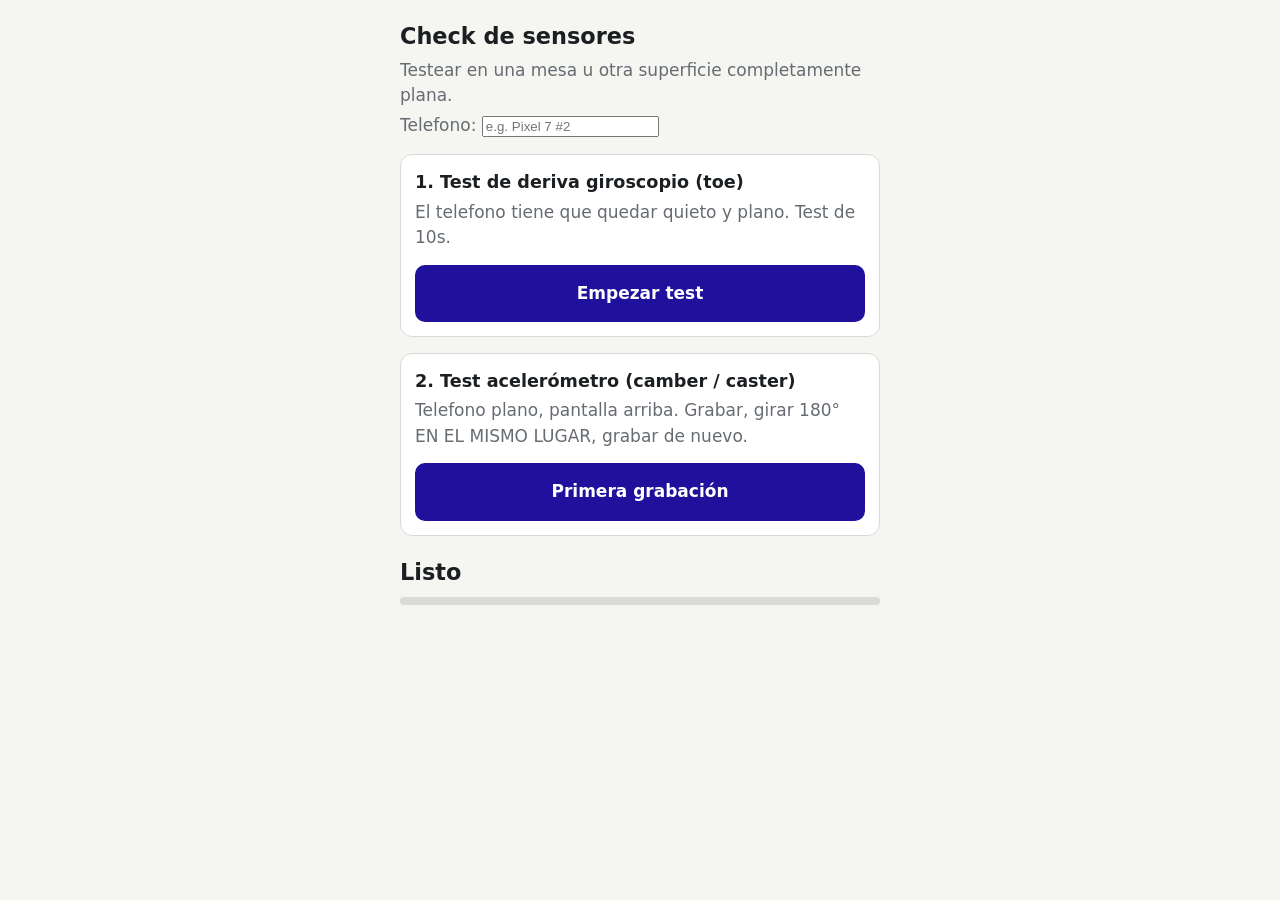
<file: index.html>
<!DOCTYPE html>
<html lang="en">
<head>
  <meta charset="utf-8">
  <meta name="viewport" content="width=device-width, initial-scale=1">
  <title>Phone sensor check</title>
 
  <style>
    /* ---------- colors ---------- */
    :root {
      color-scheme: light dark;
      --bg: #f5f5f2;
      --text: #1c1f22;
      --muted: #666c72;
      --card: #ffffff;
      --line: #d8dad6;
      --accent: #1f119c;
      --warn: #9a6700;
      --bad: #b3261e;
    }
    @media (prefers-color-scheme: dark) {
      :root {
        --bg: #15181a;
        --text: #e8eaea;
        --muted: #9aa1a6;
        --card: #1e2225;
        --line: #30363a;
        --accent: #45b8fa;
        --warn: #e3b341;
        --bad: #ff8a80;
      }
    }
 
    /* ---------- layout ---------- */
    * { box-sizing: border-box; }
 
    body {
      max-width: 32rem;
      margin: 0 auto;
      padding: 20px 16px 40px;
      background: var(--bg);
      color: var(--text);
      font: 17px/1.5 system-ui, sans-serif;
    }
 
    h1 { font-size: 1.4rem; margin: 0 0 4px; }
    h2 { font-size: 1.1rem; margin: 0 0 4px; }
    p  { margin: 4px 0; color: var(--muted); }
 
    section {
      margin-top: 16px;
      padding: 14px;
      background: var(--card);
      border: 1px solid var(--line);
      border-radius: 12px;
    }
 
    /* ---------- buttons ---------- */
    button {
      width: 100%;
      margin-top: 10px;
      padding: 14px;
      font: inherit;
      font-weight: 600;
      color: #fff;
      background: var(--accent);
      border: 2px solid var(--accent);
      border-radius: 10px;
      cursor: pointer;
    }
    button.secondary { color: var(--accent); background: transparent; }
    button:disabled { opacity: 0.4; }
    button:focus-visible { outline: 3px solid var(--text); outline-offset: 2px; }
 
    /* ---------- status + progress bar ---------- */
    #status { margin: 20px 0 6px; font-size: 1.4rem; font-weight: 700; min-height: 2.2rem; }
    #bar    { height: 8px; background: var(--line); border-radius: 4px; overflow: hidden; }
    #fill   { height: 100%; width: 0; background: var(--accent); }
 
    /* ---------- results ---------- */
    #verdict { margin: 0 0 8px; font-size: 1.2rem; font-weight: 700; color: var(--text); }
    table    { width: 100%; border-collapse: collapse; }
    td       { padding: 5px 0; border-top: 1px solid var(--line); }
    td:last-child { text-align: right; font-variant-numeric: tabular-nums; }
 
    .pass { color: var(--accent) !important; }
    .warn { color: var(--warn) !important; }
    .fail { color: var(--bad) !important; }
  </style>
</head>
 
<body>
  <h1>Check de sensores</h1>
  <p>Testear en una mesa u otra superficie completamente plana.</p>
 
    <p>
    <label>Telefono: <input id="phoneName" placeholder="e.g. Pixel 7 #2"></label>
    </p>

  <!-- test 1: variación giroscopio -->
  <section>
    <h2>1. Test de deriva giroscopio (toe)</h2>
    <p>El telefono tiene que quedar quieto y plano. Test de 10s.</p>
    <button id="driftBtn">Empezar test</button>
  </section>
 
  <!-- test 2: tilt offset -->
  <section>
    <h2>2. Test acelerómetro (camber / caster)</h2>
    <p>Telefono plano, pantalla arriba. Grabar, girar 180° EN EL MISMO LUGAR, grabar de nuevo.</p>
    <button id="tiltBtn">Primera grabación</button>
  </section>
 
  <div id="status">Listo</div>
  <div id="bar"><div id="fill"></div></div>
 
  <!-- shown after a test finishes -->
  <section id="result" hidden>
    <p id="verdict"></p>
    <table id="details"></table>
    <button id="downloadBtn" class="secondary">Descargar CSV</button>
  </section>
 
  <script>
    // ---------- settings (edit these) ----------
    const COUNTDOWN_S  = 3;     // wait before recording
    const DRIFT_S      = 10;    // drift test length
    const TILT_S       = 5;     // each tilt reading
    const PASS_DEG     = 0.05;  // drift below this = pass
    const MARGINAL_DEG = 0.1;   // drift below this = marginal
    const MOVED_DEG_S  = 0.5;   // gyro spike above this = phone moved
 
    // ---------- state ----------
    let runs = [];        // recorded data: [{ label, rows }]
    let tiltFirst = null; // tilt result of position 1
    let tiltStep = 1;     // 1 or 2
 
    // ---------- page elements ----------
    const $ = id => document.getElementById(id);
    const driftBtn    = $('driftBtn');
    const tiltBtn     = $('tiltBtn');
    const downloadBtn = $('downloadBtn');
 
    // ---------- small math helpers ----------
    const sleep = ms => new Promise(resolve => setTimeout(resolve, ms));
    const mean  = list => list.reduce((sum, x) => sum + x, 0) / list.length;
    const std   = list => Math.sqrt(mean(list.map(x => (x - mean(list)) ** 2)));
    const toDeg = rad => (rad * 180) / Math.PI;
 
    // ---------- recording ----------
 
    // iOS asks for permission, Android doesn't
    async function askMotionPermission() {
      const M = window.DeviceMotionEvent;
      if (M && typeof M.requestPermission === 'function') {
        const answer = await M.requestPermission();
        if (answer !== 'granted') throw new Error('Motion access denied');
      }
    }
 
    // countdown, then collect samples for `seconds`
    async function record(label, seconds) {
      const rows = [];
 
      const onMotion = e => {
        const a = e.accelerationIncludingGravity;
        const r = e.rotationRate;
        if (!a || !r || a.x == null || r.alpha == null) return;
        // gyro in deg/s: beta = around x, gamma = around y, alpha = around z
        rows.push({
          t: e.timeStamp,
          ax: a.x, ay: a.y, az: a.z,
          gx: r.beta, gy: r.gamma, gz: r.alpha,
        });
      };
 
      for (let s = COUNTDOWN_S; s > 0; s--) {
        setStatus('Empieza en ' + s);
        await sleep(1000);
      }
 
      window.addEventListener('devicemotion', onMotion);
      const start = performance.now();
      while (performance.now() - start < seconds * 1000) {
        const elapsed = (performance.now() - start) / 1000;
        setStatus('Grabando... ' + Math.ceil(seconds - elapsed) + ' s');
        setProgress(elapsed / seconds);
        await sleep(100);
      }
      window.removeEventListener('devicemotion', onMotion);
      beep();
      setProgress(1);
 
      if (rows.length < 50) {
        throw new Error('No se encuentran sensores. Usar Android o iOS con HTTPS');
      }
      runs.push({ label, rows });
      return rows;
    }
 
    // ---------- analysis: drift ----------
 
    // average gravity direction as a unit vector
    function gravityDirection(rows) {
      const x = mean(rows.map(r => r.ax));
      const y = mean(rows.map(r => r.ay));
      const z = mean(rows.map(r => r.az));
      const size = Math.hypot(x, y, z);
      return { x: x / size, y: y / size, z: z / size, size };
    }
 
    function analyzeDrift(rows) {
      const g = gravityDirection(rows);
 
      // turn rate around the vertical axis only
      const rate = rows.map(r => r.gx * g.x + r.gy * g.y + r.gz * g.z);
 
      // bias from the first half of the run
      const half = Math.floor(rows.length / 2);
      const bias = mean(rate.slice(0, half));
 
      // integrate the second half with bias removed
      let yaw = 0;
      let peak = 0;
      for (let i = half + 1; i < rows.length; i++) {
        const dt = (rows[i].t - rows[i - 1].t) / 1000;
        yaw += (rate[i] - bias) * dt;
        peak = Math.max(peak, Math.abs(yaw));
      }
 
      const spike = Math.max(...rate.map(x => Math.abs(x - bias)));
      const seconds = (rows[rows.length - 1].t - rows[0].t) / 1000;
 
      return { yaw, peak, bias, spike, gravity: g.size, hz: rows.length / seconds };
    }
 
    // ---------- analysis: tilt ----------
 
    // average tilt of the phone's x and y axes, in degrees
    function measureTilt(rows) {
      const tiltX = rows.map(r => toDeg(Math.atan2(r.ax, Math.hypot(r.ay, r.az))));
      const tiltY = rows.map(r => toDeg(Math.atan2(r.ay, Math.hypot(r.ax, r.az))));
      return {
        x: mean(tiltX),
        y: mean(tiltY),
        noise: Math.max(std(tiltX), std(tiltY)),
      };
    }
 
    // after the spin, the surface tilt flips sign but the phone offset doesn't
    function combineTilt(a, b) {
      return {
        offsetX: (a.x + b.x) / 2,   // phone
        offsetY: (a.y + b.y) / 2,
        surfaceX: (a.x - b.x) / 2,  // table
        surfaceY: (a.y - b.y) / 2,
        noise: Math.max(a.noise, b.noise),
      };
    }
 
    // ---------- showing results ----------
    function setStatus(text)    { $('status').textContent = text; }
    function setProgress(frac)  { $('fill').style.width = frac * 100 + '%'; }
 
    // rows = [[label, value], ...]
    function showResult(verdictText, verdictClass, rows, note) {
      $('verdict').textContent = verdictText;
      $('verdict').className = verdictClass;
 
      let html = rows.map(([label, value]) => `<tr><td>${label}</td><td>${value}</td></tr>`).join('');
      if (note) html += `<tr><td colspan="2" class="warn">${note}</td></tr>`;
      $('details').innerHTML = html;
 
      $('result').hidden = false;
    }
 
    function setBusy(busy) {
      driftBtn.disabled = busy;
      tiltBtn.disabled = busy;
    }
 
    // ---------- test 1: drift ----------
    driftBtn.onclick = async () => {
      setBusy(true);
      $('result').hidden = true;
      runs = [];
      tiltStep = 1;
      tiltBtn.textContent = 'Grabar posición 1';
 
      try {
        await askMotionPermission();
        const rows = await record('drift', DRIFT_S);
        const d = analyzeDrift(rows);
 
        let verdict = 'APROBADO: El drift no supera ' + PASS_DEG + '°';
        let css = 'pass';
        if (d.peak >= MARGINAL_DEG) { verdict = 'Falla: Demasiado drift: ' + MARGINAL_DEG + '° o mayor'; css = 'fail'; }
        else if (d.peak >= PASS_DEG) { verdict = 'MARGINAL: drift entre ' + PASS_DEG + '° y ' + MARGINAL_DEG + '°'; css = 'warn'; }
 
        const moved = d.spike > MOVED_DEG_S || Math.abs(d.gravity - 9.81) > 1.5;
        showResult(verdict, css, [
          ['Max drift (v) (segunda mitad)', d.peak.toFixed(3) + '°'],
          ['drift (v) al final',          d.yaw.toFixed(3) + '°'],
          ['Gyro offset (bias)',        d.bias.toFixed(4) + ' °/s'],
          ['Muestreo',               d.hz.toFixed(1) + ' Hz'],
          ['Magnitud de la gravedad',         d.gravity.toFixed(2) + ' m/s²'],
        ], moved ? 'Capaz se movio el teléfono. Intentá de nuevo' : '');
 
        setStatus('Listo');
      } catch (err) {
        setStatus('Error: ' + err.message);
      }
      setBusy(false);
    };
 
    // ---------- test 2: tilt (two steps) ----------
    tiltBtn.onclick = async () => {
      setBusy(true);
      try {
        await askMotionPermission();
 
        if (tiltStep === 1) {
          $('result').hidden = true;
          runs = [];
          tiltFirst = measureTilt(await record('tilt_pos1', TILT_S));
          tiltStep = 2;
          tiltBtn.textContent = 'Graba posicion 2';
          setStatus('Da vuelta el telefono 180°, en la misma posicion, y apretá');
        } else {
          const second = measureTilt(await record('tilt_pos2', TILT_S));
          const t = combineTilt(tiltFirst, second);
          const f = x => x.toFixed(3) + '°';
 
          showResult('Tilt result', '', [
            ['Offset en X',       f(t.offsetX)],
            ['Offset en Y',       f(t.offsetY)],
            ['Declive posicion (x)',         f(t.surfaceX)],
            ['Declive posicion (y) ',         f(t.surfaceY)],
            ['Ruido',    f(t.noise)],
          ], 'Repetí >3 veces. Los offset deberían estar ~0.05°.');
 
          tiltStep = 1;
          tiltBtn.textContent = 'Grabar posicion 1';
          setStatus('Done');
        }
      } catch (err) {
        setStatus('Error: ' + err.message);
      }
      setBusy(false);
    };
 // ---------- device info ----------
    async function getDeviceInfo() {
    const name = $('phoneName').value.trim() || 'unnamed';

    // Chrome + Android
    let model = '';
    if (navigator.userAgentData) {
        const h = await navigator.userAgentData.getHighEntropyValues(['model']);
        model = h.model;
    }

    // commas would break the CSV columns
    const browser = navigator.userAgent.replace(/,/g, ';');
    return { name, model, browser };
    }
    
    // ---------- CSV download ----------
    downloadBtn.onclick = async () => {
    const dev = await getDeviceInfo();

    const header = 'nombre,modelo,browser,run,t_ms,ax,ay,az,gx_deg_s,gy_deg_s,gz_deg_s\n';
    const lines = runs.flatMap(run =>
        run.rows.map(r => [dev.name, dev.model, dev.browser, run.label,
                        r.t, r.ax, r.ay, r.az, r.gx, r.gy, r.gz].join(','))
    );

    const link = document.createElement('a');
    link.href = URL.createObjectURL(new Blob([header + lines.join('\n')], { type: 'text/csv' }));
    link.download = dev.name.replace(/\W+/g, '_') + '_' + new Date().toISOString().replace(/[:.]/g, '-') + '.csv';
    link.click();
    };

    function beep(freq = 880, ms = 150) {
      const ctx = new (window.AudioContext || window.webkitAudioContext)();
      const osc = ctx.createOscillator();
      const gain = ctx.createGain();
      osc.frequency.value = freq;
      osc.connect(gain).connect(ctx.destination);
      gain.gain.setValueAtTime(0.2, ctx.currentTime);
      osc.start();
      osc.stop(ctx.currentTime + ms / 1000);
    }
  </script>
</body>
</html>
</file>
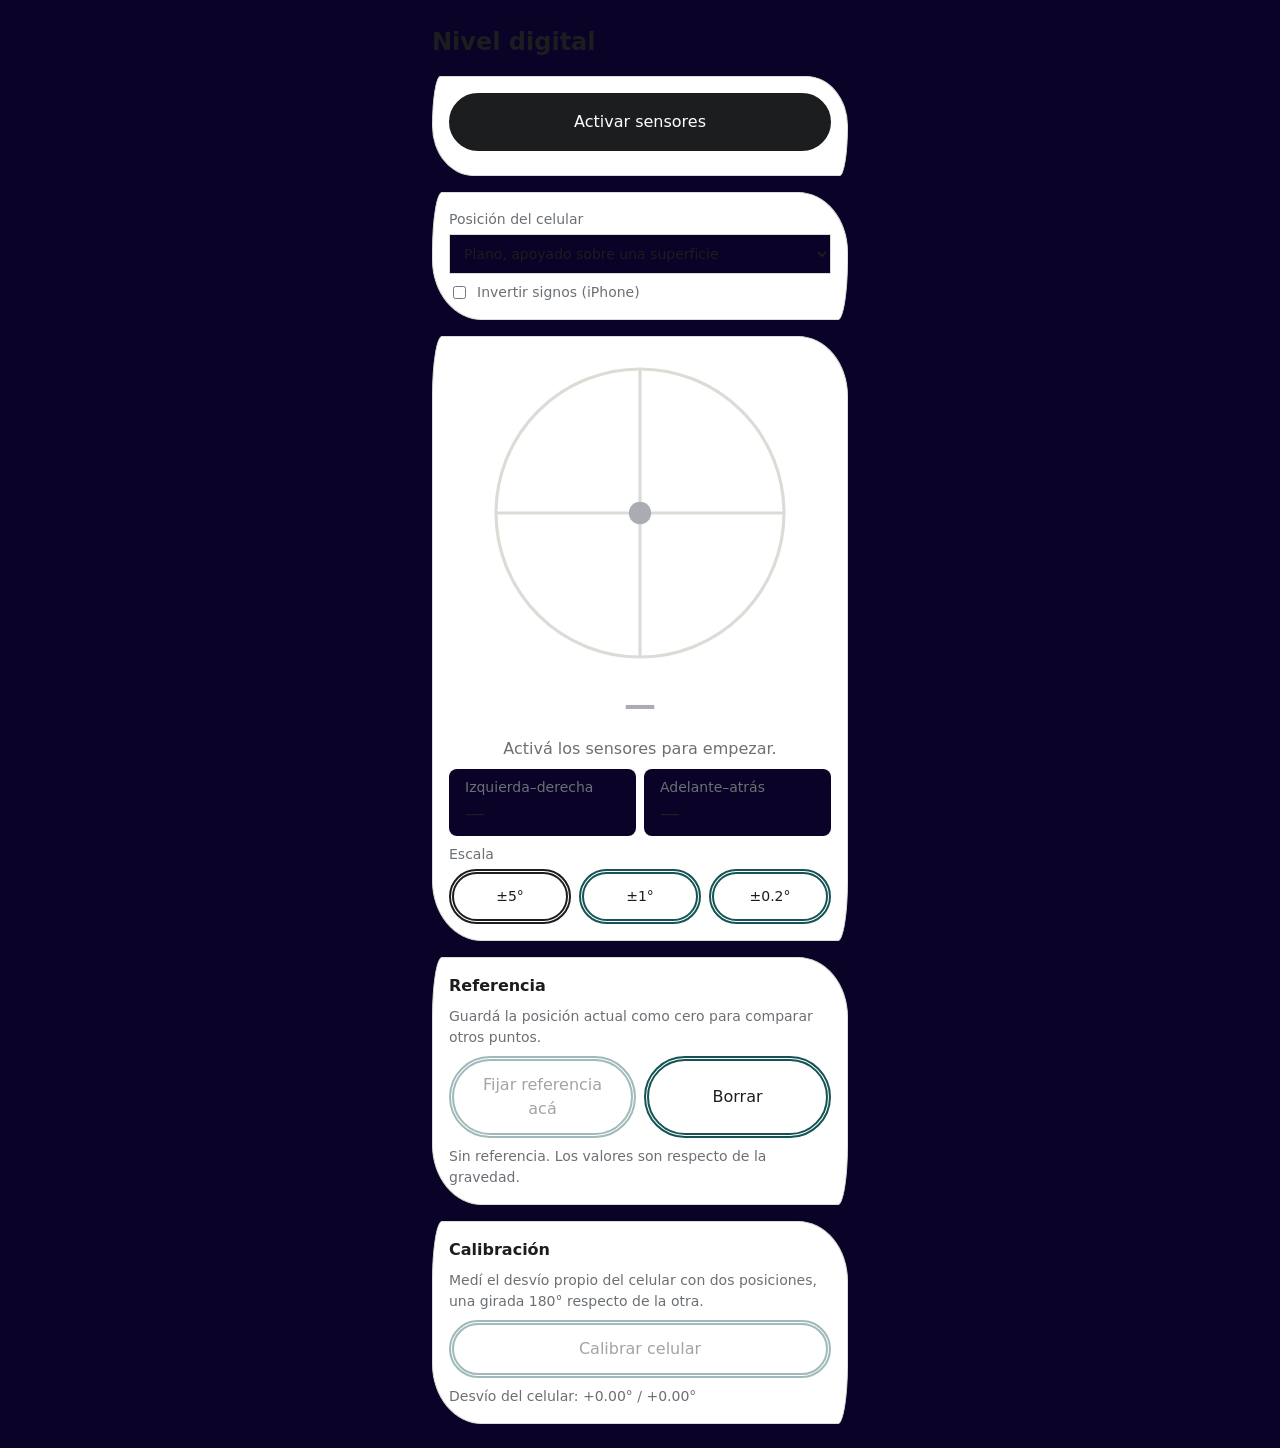
<file: level/index.html>
<!DOCTYPE html>
<html lang="es-AR">
<head>
  <meta charset="utf-8">
  <meta name="viewport" content="width=device-width, initial-scale=1">
  <title>Nivel digital</title>
  <link rel="stylesheet" href="style.css">
</head>
 
<body>
  <main class="page">
 
    <header>
      <h1>Nivel digital</h1>
    </header>
 
    <!-- SENSORS -->
    <section class="panel">
      <button id="enableButton" class="button button-primary">Activar sensores</button>
      <p id="sensorMessage" class="message"></p>
    </section>
 
    <!-- SETTINGS -->
    <section class="panel">
      <label class="field">
        Posición del celular
        <select id="orientationSelect">
          <option value="flat">Plano, apoyado sobre una superficie</option>
          <option value="upright">Parado contra una superficie</option>
        </select>
      </label>
      <label class="field field-inline">
        <input id="invertCheckbox" type="checkbox">
        Invertir signos (iPhone)
      </label>
    </section>
 
    <!-- LEVEL -->
    <section id="levelPanel" class="panel level-panel" data-status="waiting">
      <svg class="level" viewBox="-100 -100 200 200" role="img" aria-label="Nivel de burbuja">
        <circle class="level-ring" r="90"/>
        <line class="level-cross" x1="-90" y1="0" x2="90" y2="0"/>
        <line class="level-cross" x1="0" y1="-90" x2="0" y2="90"/>
        <circle id="levelTarget" class="level-target" r="10"/>
        <circle id="levelDot" class="level-dot" r="7" cx="0" cy="0"/>
      </svg>
 
      <p id="statusLabel" class="status-label"></p>
      <p id="guidance" class="guidance"></p>
 
      <dl class="readouts">
        <div class="readout">
          <dt id="axisXLabel"></dt>
          <dd id="axisXValue"></dd>
        </div>
        <div class="readout">
          <dt id="axisYLabel"></dt>
          <dd id="axisYValue"></dd>
        </div>
      </dl>
 
      <div class="field">
        Escala
        <div id="zoomButtons" class="button-row"></div>
      </div>
    </section>
 
    <!-- REFERENCE -->
    <section class="panel">
      <h2 class="panel-title">Referencia</h2>
      <p class="message">Guardá la posición actual como cero para comparar otros puntos.</p>
      <div class="button-row">
        <button id="referenceSetButton" class="button" disabled>Fijar referencia acá</button>
        <button id="referenceClearButton" class="button">Borrar</button>
      </div>
      <p id="referenceInfo" class="message"></p>
    </section>
 
    <!-- CALIBRATION -->
    <section class="panel">
      <h2 class="panel-title">Calibración</h2>
      <p id="calibrationMessage" class="message"></p>
      <button id="calibrationButton" class="button" disabled></button>
      <p id="calibrationInfo" class="message"></p>
    </section>
 
  </main>
 
  <script src="config.js"></script>
  <script src="texts.js"></script>
  <script src="sensors.js"></script>
  <script src="tilt.js"></script>
  <script src="level.js"></script>
  <script src="reference.js"></script>
  <script src="calibration.js"></script>
  <script src="app.js"></script>
</body>
</html>
</file>
<file: level/style.css>
/* VARIABLES */
:root {
  color-scheme: light dark;

  --color-background: #0a0227;
  --color-surface: #ffffff;
  --color-text: #1b1d1f;
  --color-muted: #6b7075;
  --color-border: #dcdcd6;
  --color-accent: #1b1d1f;
  --color-accent-text: #ffffff;

  --color-good: #2e9e6b;
  --color-close: #d9a21b;
  --color-far: #d4483b;
  --color-waiting: #a9adb1;

  --font-family: system-ui, sans-serif;
  --font-size-small: 0.875rem;
  --font-size-medium: 1.25rem;
  --font-size-large: 2rem;

  --space-small: 8px;
  --space-medium: 16px;
  --space-large: 24px;

  --radius: 8px;
  --border-width: 1px;
  --page-width: 28rem;
}

@media (prefers-color-scheme: dark) {
  :root {
    --color-background: #09112c;
    --color-surface: #14212e;
    --color-text: #ecedee;
    --color-muted: #9aa0a6;
    --color-border: #477cad;
    --color-accent: #ecedee;
    --color-accent-text: #131517;
  }
}


/* BASE */
* {
  box-sizing: border-box;
}

[hidden] {
  display: none !important;
}

body {
  margin: 0;
  background: var(--color-background);
  color: var(--color-text);
  font-family: var(--font-family);
  line-height: 1.5;
}

h1 {
  margin: 0;
  font-size: 1.5rem;
  font-weight: 600;
}


/* LAYOUT */
.page {
  display: flex;
  flex-direction: column;
  gap: var(--space-medium);
  max-width: var(--page-width);
  margin: 0 auto;
  padding: var(--space-large) var(--space-medium);
}

.panel {
  display: flex;
  flex-direction: column;
  gap: var(--space-small);
  padding: var(--space-medium);
  background: var(--color-surface);
  border: var(--border-width) solid var(--color-border);
  border-radius: 10px 50px / 60px;
}

.panel-title {
  margin: 0;
  font-size: 1rem;
  font-weight: 600;
}

.message {
  margin: 0;
  color: var(--color-muted);
  font-size: var(--font-size-small);
}


/* FORM */
.field {
  display: flex;
  flex-direction: column;
  gap: 4px;
  color: var(--color-muted);
  font-size: var(--font-size-small);
}

.field-inline {
  flex-direction: row;
  align-items: center;
  gap: var(--space-small);
}

select {
  padding: 10px;
  font: inherit;
  color: var(--color-text);
  background: var(--color-background);
  border: var(--border-width) solid var(--color-border);
  border-radius: 0px 0px 0px 0px;  
}


/* BUTTONS */
.button {
  padding: 12px var(--space-medium);
  font: inherit;
  color: var(--color-text);
  background: transparent;
  border: thick double #155355;
  border-radius: 150px 150px 150px 150px;
  cursor: pointer;
}

.button-primary {
  color: var(--color-accent-text);
  background: var(--color-accent);
  border-color: var(--color-accent);
}

.button.is-active {
  border-color: var(--color-text);
}

.button:disabled {
  opacity: 0.4;
  cursor: default;
}

.button-row {
  display: flex;
  gap: var(--space-small);
}

.button-row .button {
  flex: 1;
}

.button:focus-visible,
select:focus-visible {
  outline: 2px solid var(--color-text);
  outline-offset: 2px;
}


/* LEVEL COLORS */
.level-panel {
  --level-color: var(--color-waiting);
}

.level-panel[data-status="good"] {
  --level-color: var(--color-good);
}

.level-panel[data-status="close"] {
  --level-color: var(--color-close);
}

.level-panel[data-status="far"] {
  --level-color: var(--color-far);
}


/* LEVEL DRAWING */
.level {
  width: 100%;
  max-width: 20rem;
  margin: 0 auto;
}

.level-ring,
.level-cross {
  fill: none;
  stroke: var(--color-border);
  stroke-width: 2;
}

.level-target {
  fill: none;
  stroke: var(--level-color);
  stroke-width: 2;
}

.level-dot {
  fill: var(--level-color);
}


/* READOUTS */
.status-label {
  margin: 0;
  text-align: center;
  font-size: var(--font-size-large);
  font-weight: 600;
  color: var(--level-color);
}

.guidance {
  min-height: 1.5em;
  margin: 0;
  text-align: center;
  color: var(--color-muted);
}

.readouts {
  display: grid;
  grid-template-columns: 1fr 1fr;
  gap: var(--space-small);
  margin: 0;
}

.readout {
  padding: var(--space-small) var(--space-medium);
  background: var(--color-background);
  border-radius: var(--radius);
}

.readout dt {
  color: var(--color-muted);
  font-size: var(--font-size-small);
}

.readout dd {
  margin: 0;
  font-size: var(--font-size-medium);
  font-variant-numeric: tabular-nums;
}
</file>
